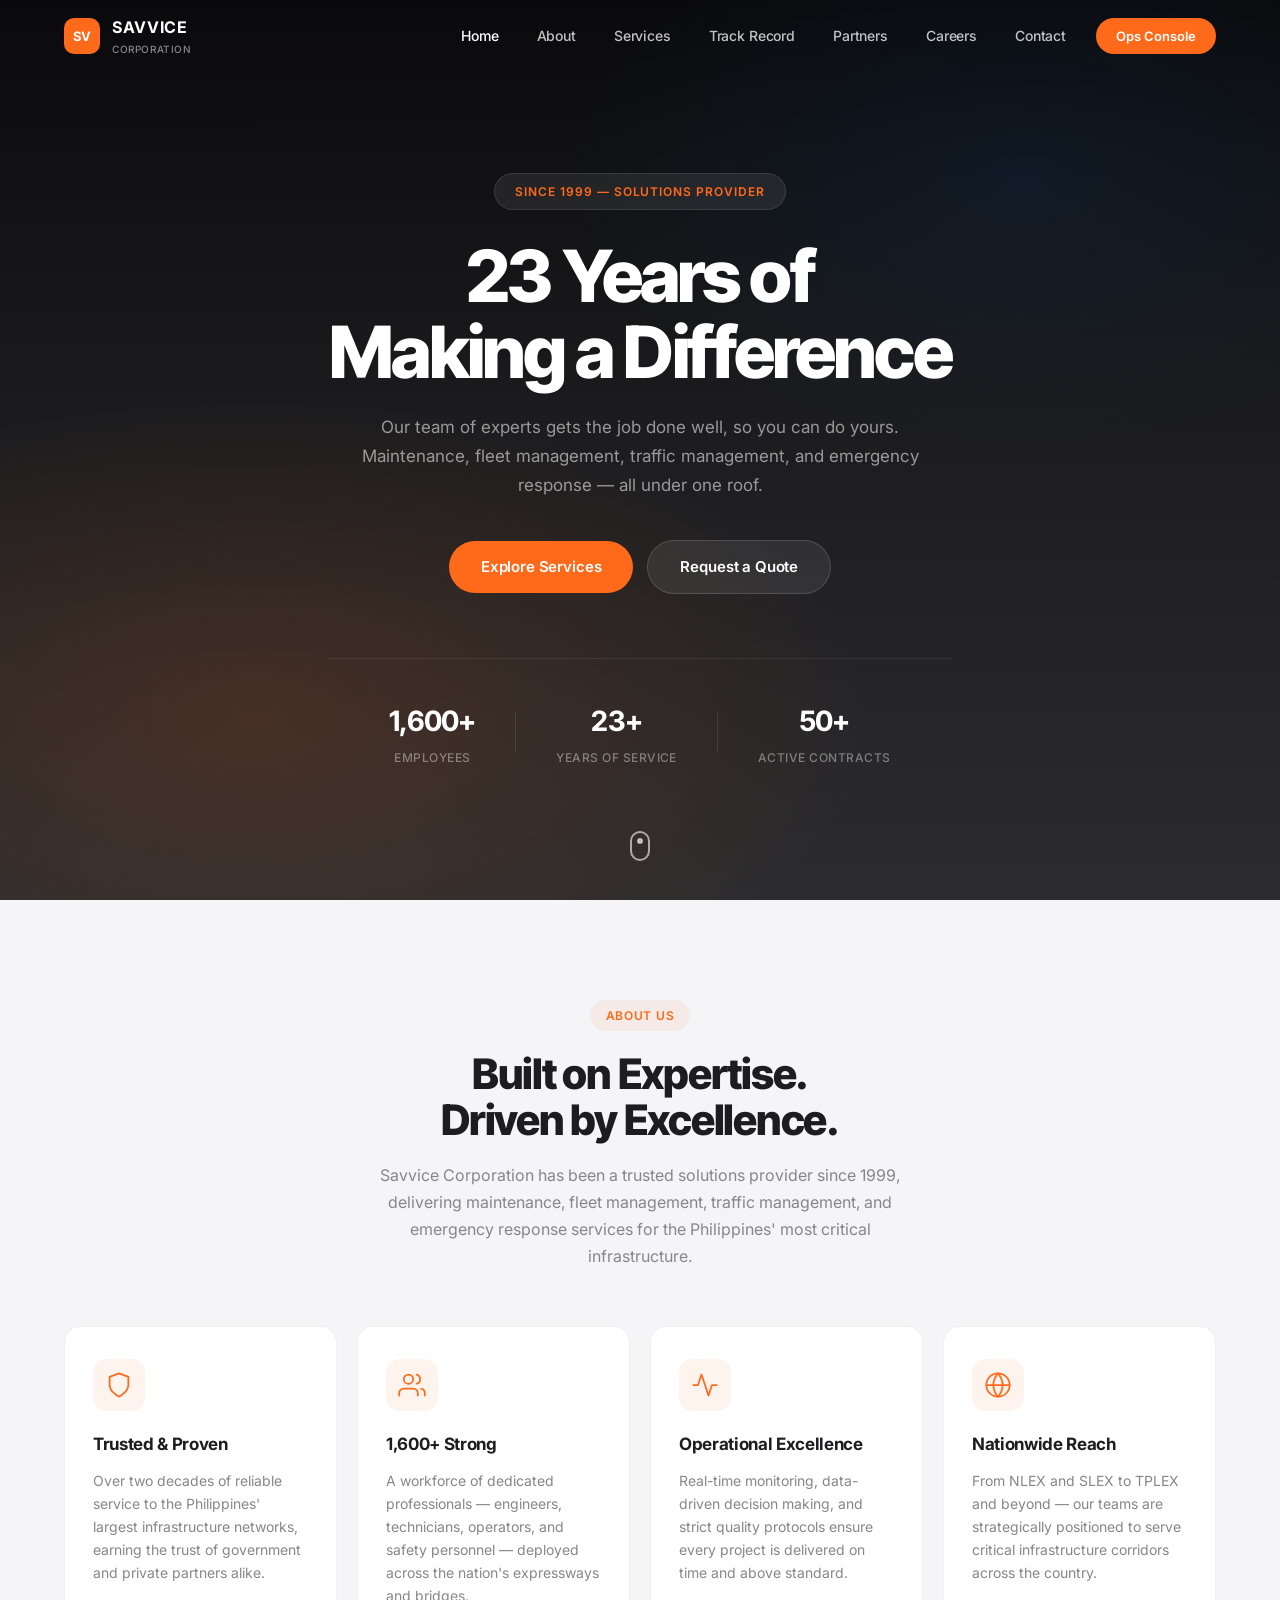
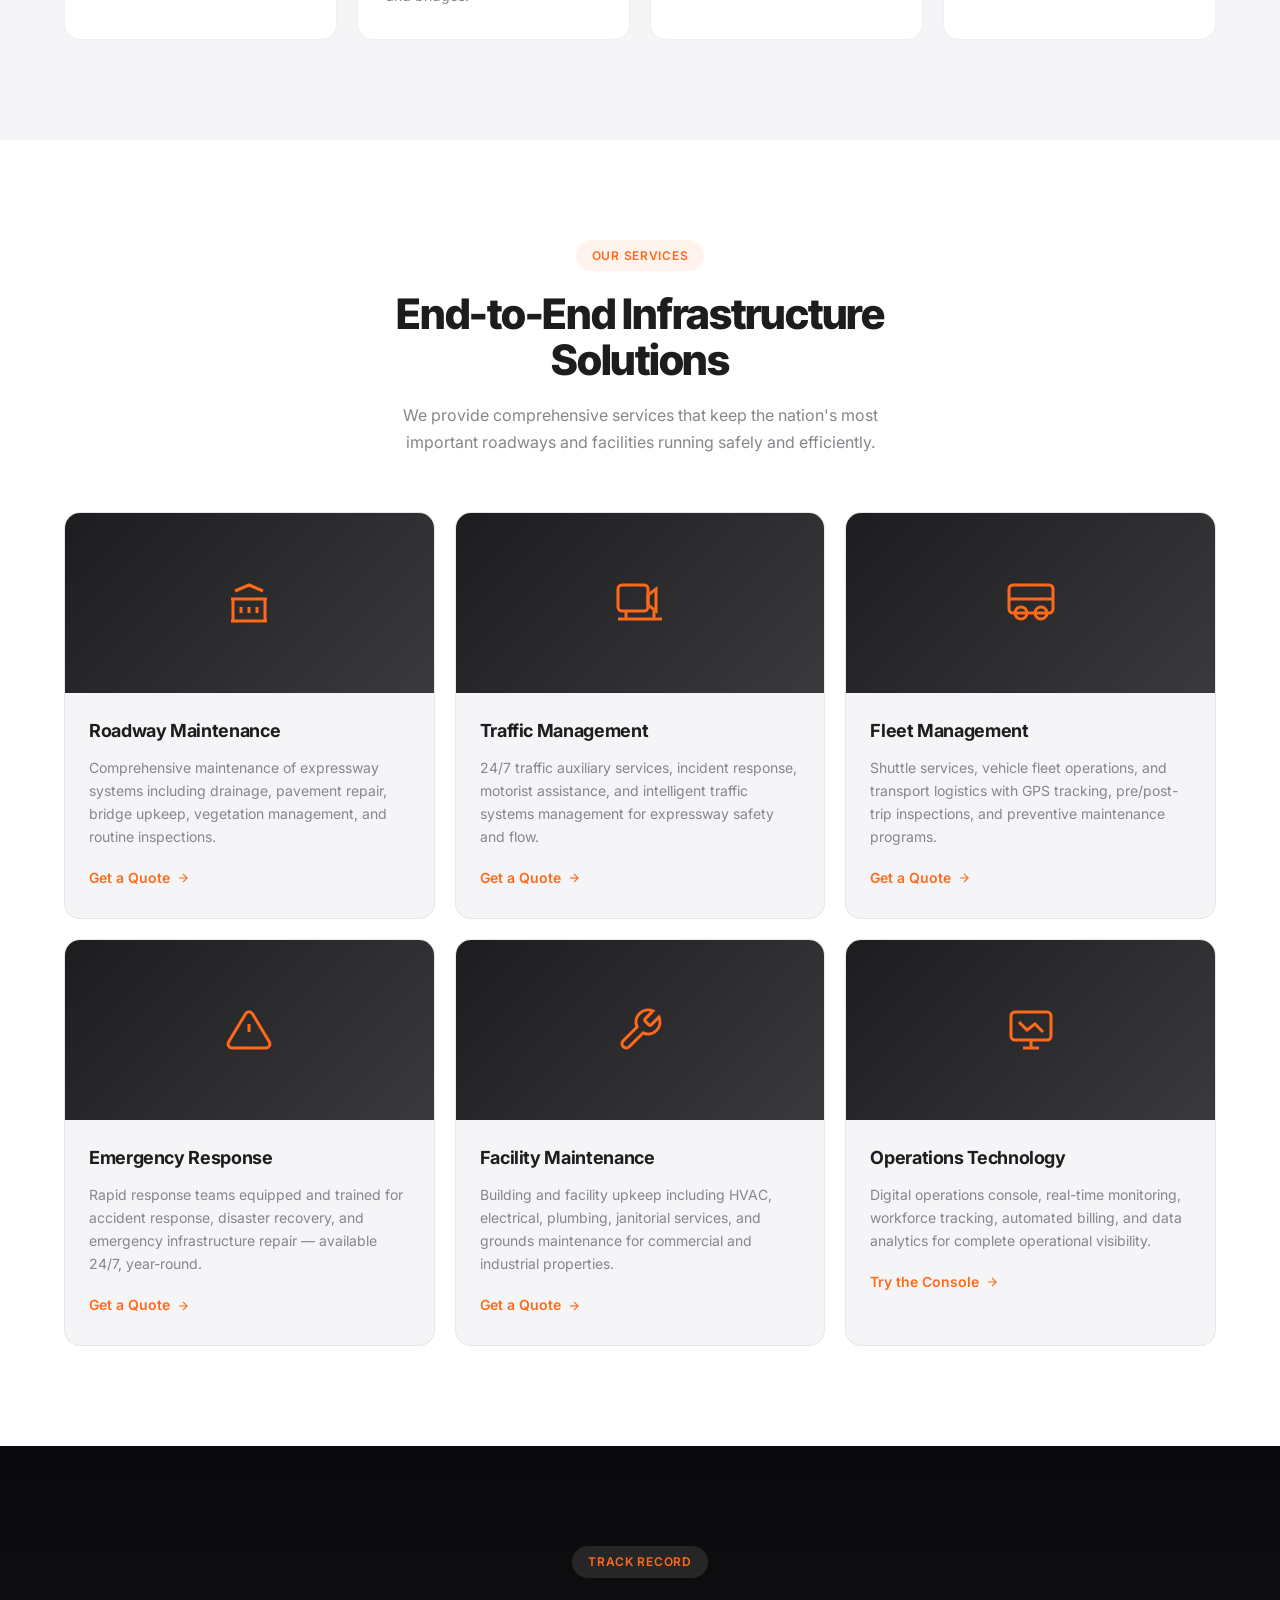
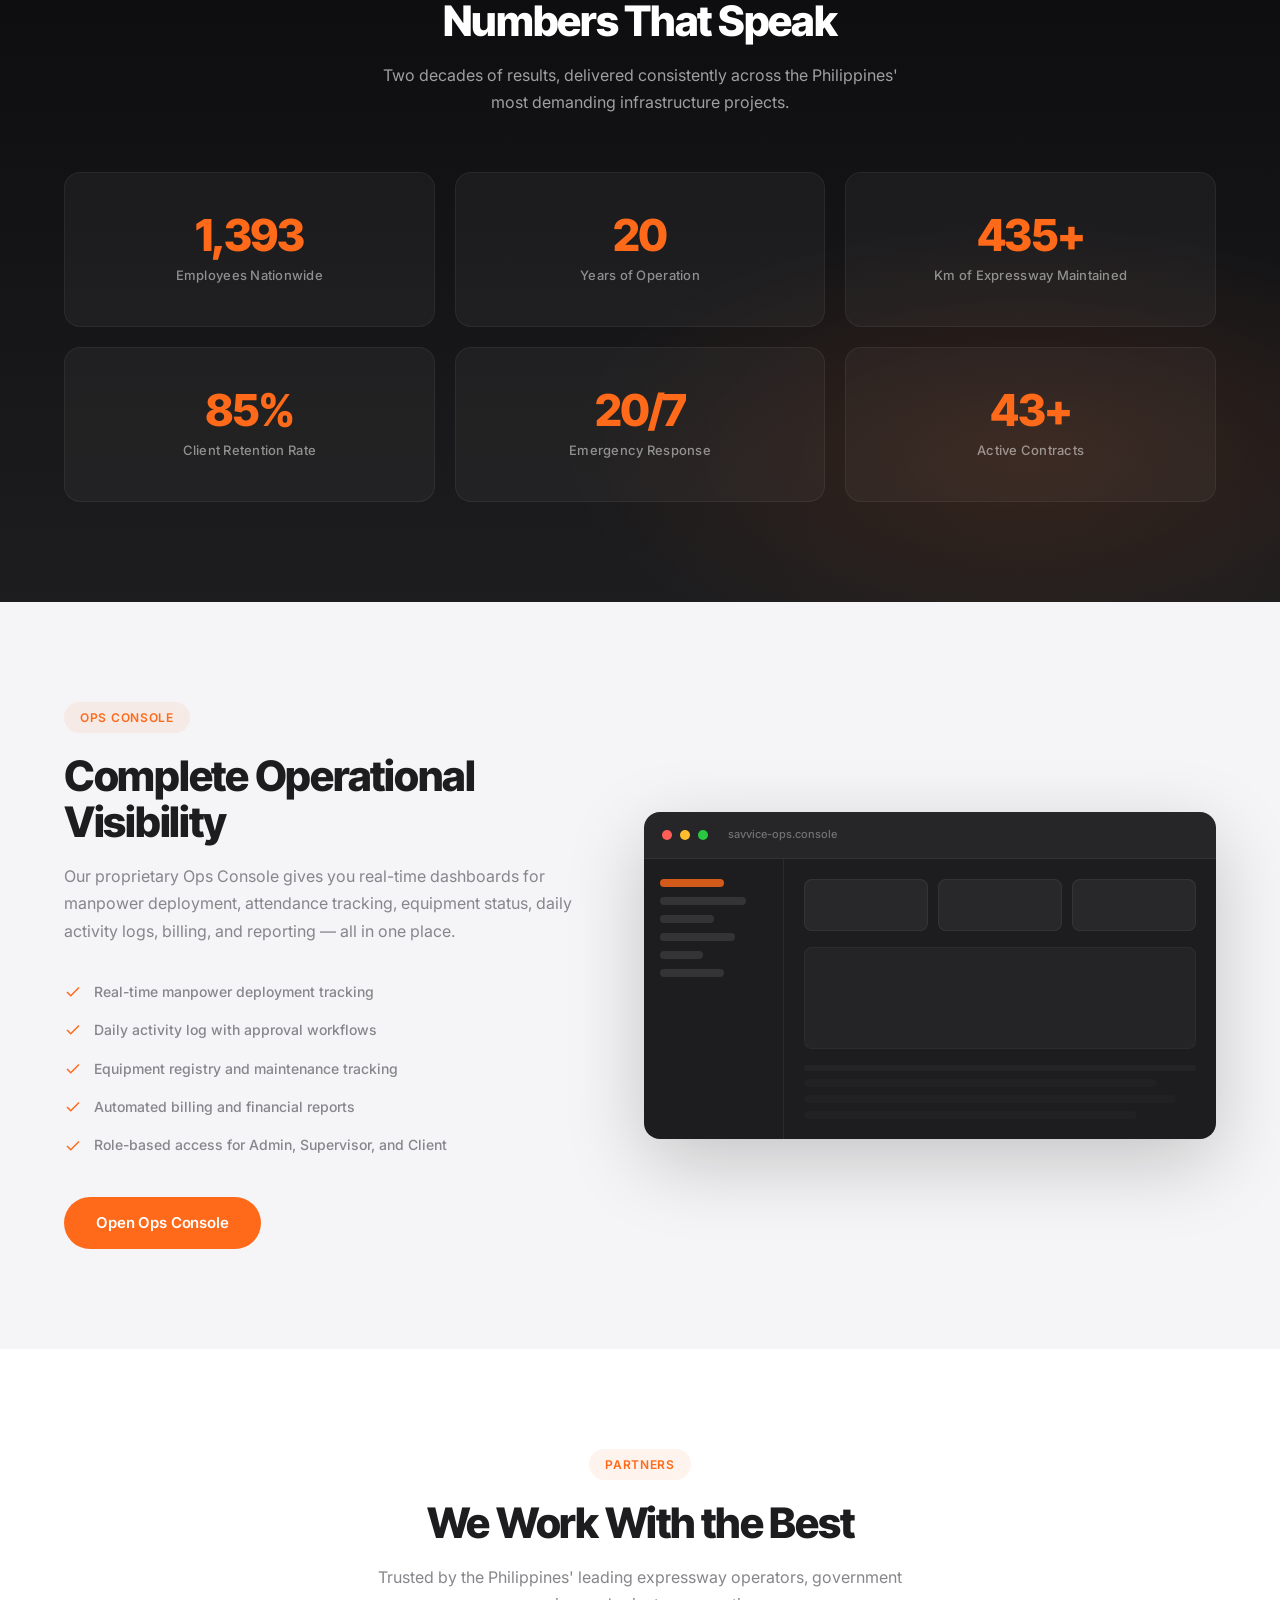
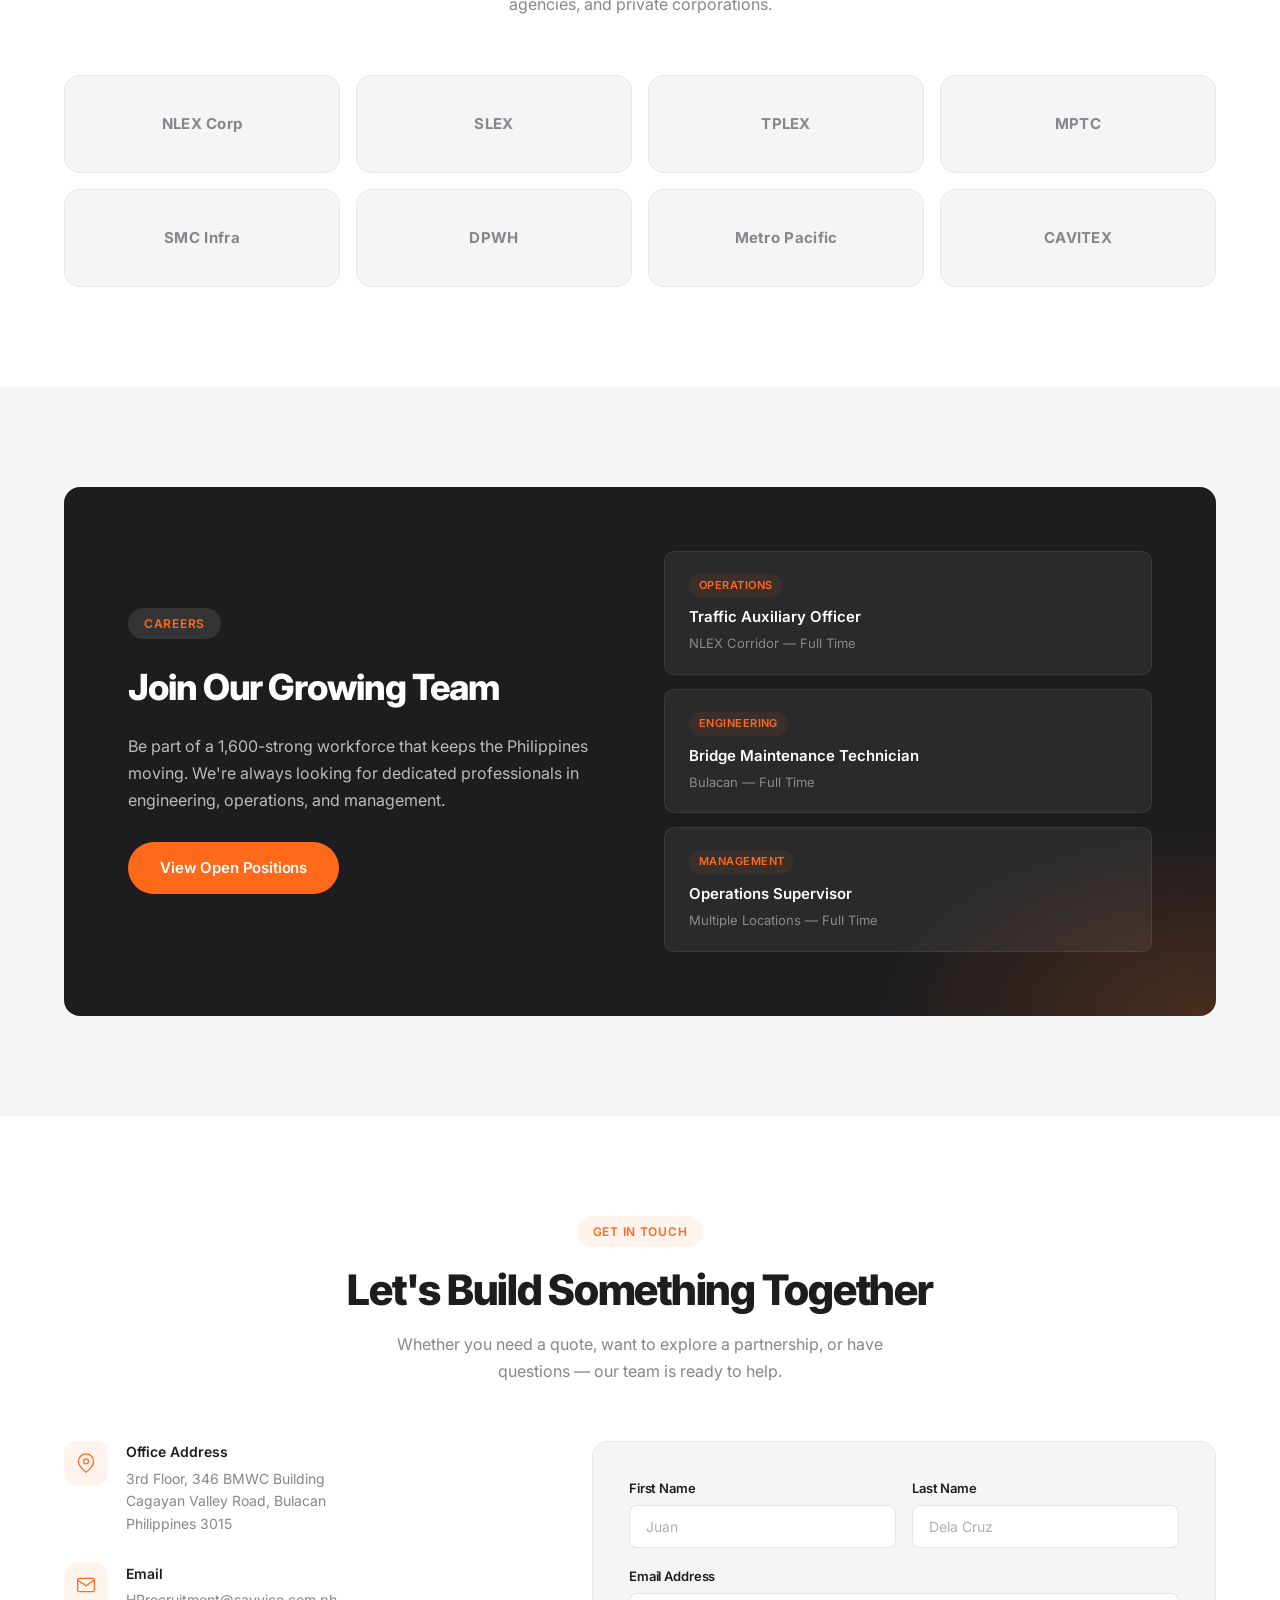
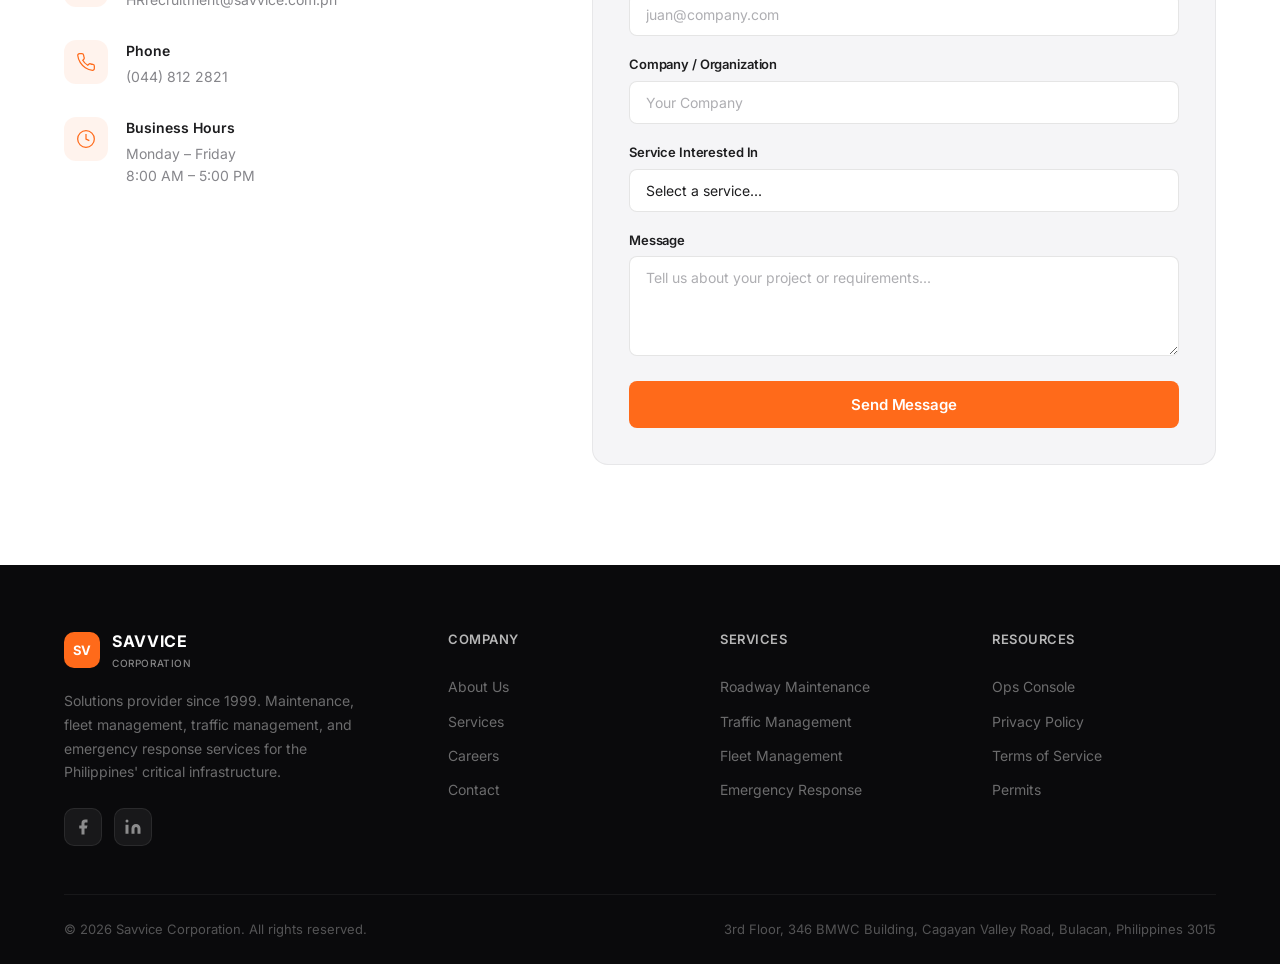
<file: index.html>
<!DOCTYPE html>
<html lang="en">
<head>
<meta charset="UTF-8">
<meta name="viewport" content="width=device-width, initial-scale=1.0">
<title>Savvice — 23 Years of Making a Difference</title>
<link rel="preconnect" href="https://fonts.googleapis.com">
<link rel="preconnect" href="https://fonts.gstatic.com" crossorigin>
<link href="https://fonts.googleapis.com/css2?family=Inter:wght@400;500;600;700;800&family=Inter+Tight:wght@600;700;800;900&display=swap" rel="stylesheet">
<link rel="stylesheet" href="styles.css">
</head>
<body>

<!-- ========= NAVIGATION ========= -->
<header class="nav" id="nav">
  <div class="nav-inner container">
    <a href="index.html" class="nav-brand">
      <div class="nav-logo">SV</div>
      <div>
        <span class="nav-brand-name">SAVVICE</span>
        <span class="nav-brand-sub">Corporation</span>
      </div>
    </a>

    <button class="nav-toggle" id="navToggle" aria-label="Toggle menu">
      <span></span><span></span><span></span>
    </button>

    <nav class="nav-menu" id="navMenu">
      <a href="#home" class="nav-link active">Home</a>
      <a href="#about" class="nav-link">About</a>
      <a href="#services" class="nav-link">Services</a>
      <a href="#stats" class="nav-link">Track Record</a>
      <a href="#partners" class="nav-link">Partners</a>
      <a href="#careers" class="nav-link">Careers</a>
      <a href="#contact" class="nav-link">Contact</a>
      <a href="login.html" class="nav-cta">Ops Console</a>
    </nav>
  </div>
</header>

<!-- ========= HERO ========= -->
<section class="hero" id="home">
  <div class="hero-bg"></div>
  <div class="hero-content container">
    <div class="hero-badge">Since 1999 — Solutions Provider</div>
    <h1 class="hero-title">23 Years of<br>Making a Difference</h1>
    <p class="hero-subtitle">Our team of experts gets the job done well, so you can do yours. Maintenance, fleet management, traffic management, and emergency response — all under one roof.</p>
    <div class="hero-actions">
      <a href="#services" class="btn-hero">Explore Services</a>
      <a href="#contact" class="btn-hero-ghost">Request a Quote</a>
    </div>
    <div class="hero-stats">
      <div class="hero-stat">
        <span class="hero-stat-value">1,600+</span>
        <span class="hero-stat-label">Employees</span>
      </div>
      <div class="hero-stat-divider"></div>
      <div class="hero-stat">
        <span class="hero-stat-value">23+</span>
        <span class="hero-stat-label">Years of Service</span>
      </div>
      <div class="hero-stat-divider"></div>
      <div class="hero-stat">
        <span class="hero-stat-value">50+</span>
        <span class="hero-stat-label">Active Contracts</span>
      </div>
    </div>
  </div>
  <div class="hero-scroll">
    <svg width="20" height="30" viewBox="0 0 20 30" fill="none" stroke="rgba(255,255,255,0.6)" stroke-width="2">
      <rect x="1" y="1" width="18" height="28" rx="9"/>
      <circle cx="10" cy="10" r="2" fill="rgba(255,255,255,0.6)" class="scroll-dot"/>
    </svg>
  </div>
</section>

<!-- ========= ABOUT ========= -->
<section class="section" id="about">
  <div class="container">
    <div class="section-header">
      <span class="section-tag">About Us</span>
      <h2 class="section-title">Built on Expertise.<br>Driven by Excellence.</h2>
      <p class="section-desc">Savvice Corporation has been a trusted solutions provider since 1999, delivering maintenance, fleet management, traffic management, and emergency response services for the Philippines' most critical infrastructure.</p>
    </div>

    <div class="about-grid">
      <div class="about-card">
        <div class="about-icon">
          <svg width="28" height="28" viewBox="0 0 24 24" fill="none" stroke="currentColor" stroke-width="1.5" stroke-linecap="round" stroke-linejoin="round"><path d="M12 22s8-4 8-10V5l-8-3-8 3v7c0 6 8 10 8 10z"/></svg>
        </div>
        <h3>Trusted & Proven</h3>
        <p>Over two decades of reliable service to the Philippines' largest infrastructure networks, earning the trust of government and private partners alike.</p>
      </div>
      <div class="about-card">
        <div class="about-icon">
          <svg width="28" height="28" viewBox="0 0 24 24" fill="none" stroke="currentColor" stroke-width="1.5" stroke-linecap="round" stroke-linejoin="round"><path d="M17 21v-2a4 4 0 00-4-4H5a4 4 0 00-4 4v2"/><circle cx="9" cy="7" r="4"/><path d="M23 21v-2a4 4 0 00-3-3.87"/><path d="M16 3.13a4 4 0 010 7.75"/></svg>
        </div>
        <h3>1,600+ Strong</h3>
        <p>A workforce of dedicated professionals — engineers, technicians, operators, and safety personnel — deployed across the nation's expressways and bridges.</p>
      </div>
      <div class="about-card">
        <div class="about-icon">
          <svg width="28" height="28" viewBox="0 0 24 24" fill="none" stroke="currentColor" stroke-width="1.5" stroke-linecap="round" stroke-linejoin="round"><polyline points="22 12 18 12 15 21 9 3 6 12 2 12"/></svg>
        </div>
        <h3>Operational Excellence</h3>
        <p>Real-time monitoring, data-driven decision making, and strict quality protocols ensure every project is delivered on time and above standard.</p>
      </div>
      <div class="about-card">
        <div class="about-icon">
          <svg width="28" height="28" viewBox="0 0 24 24" fill="none" stroke="currentColor" stroke-width="1.5" stroke-linecap="round" stroke-linejoin="round"><circle cx="12" cy="12" r="10"/><line x1="2" y1="12" x2="22" y2="12"/><path d="M12 2a15.3 15.3 0 014 10 15.3 15.3 0 01-4 10 15.3 15.3 0 01-4-10 15.3 15.3 0 014-10z"/></svg>
        </div>
        <h3>Nationwide Reach</h3>
        <p>From NLEX and SLEX to TPLEX and beyond — our teams are strategically positioned to serve critical infrastructure corridors across the country.</p>
      </div>
    </div>
  </div>
</section>

<!-- ========= SERVICES ========= -->
<section class="section section-alt" id="services">
  <div class="container">
    <div class="section-header">
      <span class="section-tag">Our Services</span>
      <h2 class="section-title">End-to-End Infrastructure Solutions</h2>
      <p class="section-desc">We provide comprehensive services that keep the nation's most important roadways and facilities running safely and efficiently.</p>
    </div>

    <div class="services-grid">
      <div class="service-card">
        <div class="service-img" style="background: linear-gradient(135deg, #1d1d1f 0%, #3a3a3c 100%);">
          <svg width="48" height="48" viewBox="0 0 24 24" fill="none" stroke="#ff6a1a" stroke-width="1.5"><path d="M3 21h18M3 10h18M5 6l7-3 7 3M4 10v11M20 10v11M8 14v3M12 14v3M16 14v3"/></svg>
        </div>
        <div class="service-body">
          <h3>Roadway Maintenance</h3>
          <p>Comprehensive maintenance of expressway systems including drainage, pavement repair, bridge upkeep, vegetation management, and routine inspections.</p>
          <a href="#contact" class="service-link">Get a Quote <svg width="14" height="14" viewBox="0 0 24 24" fill="none" stroke="currentColor" stroke-width="2"><line x1="5" y1="12" x2="19" y2="12"/><polyline points="12 5 19 12 12 19"/></svg></a>
        </div>
      </div>

      <div class="service-card">
        <div class="service-img" style="background: linear-gradient(135deg, #1d1d1f 0%, #3a3a3c 100%);">
          <svg width="48" height="48" viewBox="0 0 24 24" fill="none" stroke="#ff6a1a" stroke-width="1.5"><rect x="1" y="3" width="15" height="13" rx="2"/><polygon points="16 8 20 5 20 16 16 13 16 8"/><line x1="1" y1="20" x2="23" y2="20"/><line x1="5" y1="16" x2="5" y2="20"/><line x1="19" y1="16" x2="19" y2="20"/></svg>
        </div>
        <div class="service-body">
          <h3>Traffic Management</h3>
          <p>24/7 traffic auxiliary services, incident response, motorist assistance, and intelligent traffic systems management for expressway safety and flow.</p>
          <a href="#contact" class="service-link">Get a Quote <svg width="14" height="14" viewBox="0 0 24 24" fill="none" stroke="currentColor" stroke-width="2"><line x1="5" y1="12" x2="19" y2="12"/><polyline points="12 5 19 12 12 19"/></svg></a>
        </div>
      </div>

      <div class="service-card">
        <div class="service-img" style="background: linear-gradient(135deg, #1d1d1f 0%, #3a3a3c 100%);">
          <svg width="48" height="48" viewBox="0 0 24 24" fill="none" stroke="#ff6a1a" stroke-width="1.5"><rect x="1" y="3" width="22" height="14" rx="2"/><line x1="1" y1="10" x2="23" y2="10"/><circle cx="7" cy="17" r="3"/><circle cx="17" cy="17" r="3"/></svg>
        </div>
        <div class="service-body">
          <h3>Fleet Management</h3>
          <p>Shuttle services, vehicle fleet operations, and transport logistics with GPS tracking, pre/post-trip inspections, and preventive maintenance programs.</p>
          <a href="#contact" class="service-link">Get a Quote <svg width="14" height="14" viewBox="0 0 24 24" fill="none" stroke="currentColor" stroke-width="2"><line x1="5" y1="12" x2="19" y2="12"/><polyline points="12 5 19 12 12 19"/></svg></a>
        </div>
      </div>

      <div class="service-card">
        <div class="service-img" style="background: linear-gradient(135deg, #1d1d1f 0%, #3a3a3c 100%);">
          <svg width="48" height="48" viewBox="0 0 24 24" fill="none" stroke="#ff6a1a" stroke-width="1.5"><path d="M10.29 3.86L1.82 18a2 2 0 001.71 3h16.94a2 2 0 001.71-3L13.71 3.86a2 2 0 00-3.42 0z"/><line x1="12" y1="9" x2="12" y2="13"/><line x1="12" y1="17" x2="12.01" y2="17"/></svg>
        </div>
        <div class="service-body">
          <h3>Emergency Response</h3>
          <p>Rapid response teams equipped and trained for accident response, disaster recovery, and emergency infrastructure repair — available 24/7, year-round.</p>
          <a href="#contact" class="service-link">Get a Quote <svg width="14" height="14" viewBox="0 0 24 24" fill="none" stroke="currentColor" stroke-width="2"><line x1="5" y1="12" x2="19" y2="12"/><polyline points="12 5 19 12 12 19"/></svg></a>
        </div>
      </div>

      <div class="service-card">
        <div class="service-img" style="background: linear-gradient(135deg, #1d1d1f 0%, #3a3a3c 100%);">
          <svg width="48" height="48" viewBox="0 0 24 24" fill="none" stroke="#ff6a1a" stroke-width="1.5"><path d="M14.7 6.3a1 1 0 000 1.4l1.6 1.6a1 1 0 001.4 0l3.77-3.77a6 6 0 01-7.94 7.94l-6.91 6.91a2.12 2.12 0 01-3-3l6.91-6.91a6 6 0 017.94-7.94l-3.76 3.76z"/></svg>
        </div>
        <div class="service-body">
          <h3>Facility Maintenance</h3>
          <p>Building and facility upkeep including HVAC, electrical, plumbing, janitorial services, and grounds maintenance for commercial and industrial properties.</p>
          <a href="#contact" class="service-link">Get a Quote <svg width="14" height="14" viewBox="0 0 24 24" fill="none" stroke="currentColor" stroke-width="2"><line x1="5" y1="12" x2="19" y2="12"/><polyline points="12 5 19 12 12 19"/></svg></a>
        </div>
      </div>

      <div class="service-card">
        <div class="service-img" style="background: linear-gradient(135deg, #1d1d1f 0%, #3a3a3c 100%);">
          <svg width="48" height="48" viewBox="0 0 24 24" fill="none" stroke="#ff6a1a" stroke-width="1.5"><rect x="2" y="3" width="20" height="14" rx="2"/><line x1="8" y1="21" x2="16" y2="21"/><line x1="12" y1="17" x2="12" y2="21"/><polyline points="6 8 10 12 14 9 18 13"/></svg>
        </div>
        <div class="service-body">
          <h3>Operations Technology</h3>
          <p>Digital operations console, real-time monitoring, workforce tracking, automated billing, and data analytics for complete operational visibility.</p>
          <a href="login.html" class="service-link">Try the Console <svg width="14" height="14" viewBox="0 0 24 24" fill="none" stroke="currentColor" stroke-width="2"><line x1="5" y1="12" x2="19" y2="12"/><polyline points="12 5 19 12 12 19"/></svg></a>
        </div>
      </div>
    </div>
  </div>
</section>

<!-- ========= STATS / TRACK RECORD ========= -->
<section class="stats-section" id="stats">
  <div class="container">
    <div class="section-header section-header-light">
      <span class="section-tag section-tag-light">Track Record</span>
      <h2 class="section-title" style="color:#fff;">Numbers That Speak</h2>
      <p class="section-desc" style="color:rgba(255,255,255,0.6);">Two decades of results, delivered consistently across the Philippines' most demanding infrastructure projects.</p>
    </div>
    <div class="stats-grid">
      <div class="stat-card">
        <div class="stat-number">1,601</div>
        <div class="stat-label">Employees Nationwide</div>
      </div>
      <div class="stat-card">
        <div class="stat-number">23</div>
        <div class="stat-label">Years of Operation</div>
      </div>
      <div class="stat-card">
        <div class="stat-number">500+</div>
        <div class="stat-label">Km of Expressway Maintained</div>
      </div>
      <div class="stat-card">
        <div class="stat-number">98%</div>
        <div class="stat-label">Client Retention Rate</div>
      </div>
      <div class="stat-card">
        <div class="stat-number">24/7</div>
        <div class="stat-label">Emergency Response</div>
      </div>
      <div class="stat-card">
        <div class="stat-number">50+</div>
        <div class="stat-label">Active Contracts</div>
      </div>
    </div>
  </div>
</section>

<!-- ========= CONSOLE PREVIEW ========= -->
<section class="section" id="console-preview">
  <div class="container">
    <div class="console-promo">
      <div class="console-promo-text">
        <span class="section-tag">Ops Console</span>
        <h2 class="section-title">Complete Operational Visibility</h2>
        <p class="section-desc" style="max-width:none;">Our proprietary Ops Console gives you real-time dashboards for manpower deployment, attendance tracking, equipment status, daily activity logs, billing, and reporting — all in one place.</p>
        <ul class="console-features">
          <li>
            <svg width="18" height="18" viewBox="0 0 24 24" fill="none" stroke="var(--accent)" stroke-width="2"><polyline points="20 6 9 17 4 12"/></svg>
            Real-time manpower deployment tracking
          </li>
          <li>
            <svg width="18" height="18" viewBox="0 0 24 24" fill="none" stroke="var(--accent)" stroke-width="2"><polyline points="20 6 9 17 4 12"/></svg>
            Daily activity log with approval workflows
          </li>
          <li>
            <svg width="18" height="18" viewBox="0 0 24 24" fill="none" stroke="var(--accent)" stroke-width="2"><polyline points="20 6 9 17 4 12"/></svg>
            Equipment registry and maintenance tracking
          </li>
          <li>
            <svg width="18" height="18" viewBox="0 0 24 24" fill="none" stroke="var(--accent)" stroke-width="2"><polyline points="20 6 9 17 4 12"/></svg>
            Automated billing and financial reports
          </li>
          <li>
            <svg width="18" height="18" viewBox="0 0 24 24" fill="none" stroke="var(--accent)" stroke-width="2"><polyline points="20 6 9 17 4 12"/></svg>
            Role-based access for Admin, Supervisor, and Client
          </li>
        </ul>
        <a href="login.html" class="btn-hero" style="margin-top:32px;">Open Ops Console</a>
      </div>
      <div class="console-promo-visual">
        <div class="console-mockup">
          <div class="mockup-bar">
            <span class="mockup-dot"></span><span class="mockup-dot"></span><span class="mockup-dot"></span>
            <span class="mockup-url">savvice-ops.console</span>
          </div>
          <div class="mockup-body">
            <div class="mockup-sidebar">
              <div class="mockup-line w60" style="background:var(--accent);opacity:0.8;"></div>
              <div class="mockup-line w80"></div>
              <div class="mockup-line w50"></div>
              <div class="mockup-line w70"></div>
              <div class="mockup-line w40"></div>
              <div class="mockup-line w60"></div>
            </div>
            <div class="mockup-main">
              <div class="mockup-kpi-row">
                <div class="mockup-kpi"></div>
                <div class="mockup-kpi"></div>
                <div class="mockup-kpi"></div>
              </div>
              <div class="mockup-chart"></div>
              <div class="mockup-table">
                <div class="mockup-line w100" style="opacity:0.3;height:6px;"></div>
                <div class="mockup-line w90" style="opacity:0.15;"></div>
                <div class="mockup-line w95" style="opacity:0.15;"></div>
                <div class="mockup-line w85" style="opacity:0.15;"></div>
              </div>
            </div>
          </div>
        </div>
      </div>
    </div>
  </div>
</section>

<!-- ========= PARTNERS ========= -->
<section class="section section-alt" id="partners">
  <div class="container">
    <div class="section-header">
      <span class="section-tag">Partners</span>
      <h2 class="section-title">We Work With the Best</h2>
      <p class="section-desc">Trusted by the Philippines' leading expressway operators, government agencies, and private corporations.</p>
    </div>
    <div class="partners-grid">
      <div class="partner-logo">NLEX Corp</div>
      <div class="partner-logo">SLEX</div>
      <div class="partner-logo">TPLEX</div>
      <div class="partner-logo">MPTC</div>
      <div class="partner-logo">SMC Infra</div>
      <div class="partner-logo">DPWH</div>
      <div class="partner-logo">Metro Pacific</div>
      <div class="partner-logo">CAVITEX</div>
    </div>
  </div>
</section>

<!-- ========= CAREERS ========= -->
<section class="section" id="careers">
  <div class="container">
    <div class="careers-banner">
      <div class="careers-text">
        <span class="section-tag section-tag-light">Careers</span>
        <h2 style="font-size:36px;font-weight:800;letter-spacing:-0.03em;color:#fff;margin-bottom:16px;">Join Our Growing Team</h2>
        <p style="font-size:16px;color:rgba(255,255,255,0.7);line-height:1.7;max-width:480px;">Be part of a 1,600-strong workforce that keeps the Philippines moving. We're always looking for dedicated professionals in engineering, operations, and management.</p>
        <a href="mailto:HRrecruitment@savvice.com.ph" class="btn-hero" style="margin-top:28px;">View Open Positions</a>
      </div>
      <div class="careers-positions">
        <div class="position-card">
          <span class="position-tag">Operations</span>
          <h4>Traffic Auxiliary Officer</h4>
          <p>NLEX Corridor — Full Time</p>
        </div>
        <div class="position-card">
          <span class="position-tag">Engineering</span>
          <h4>Bridge Maintenance Technician</h4>
          <p>Bulacan — Full Time</p>
        </div>
        <div class="position-card">
          <span class="position-tag">Management</span>
          <h4>Operations Supervisor</h4>
          <p>Multiple Locations — Full Time</p>
        </div>
      </div>
    </div>
  </div>
</section>

<!-- ========= CONTACT ========= -->
<section class="section section-alt" id="contact">
  <div class="container">
    <div class="section-header">
      <span class="section-tag">Get in Touch</span>
      <h2 class="section-title">Let's Build Something Together</h2>
      <p class="section-desc">Whether you need a quote, want to explore a partnership, or have questions — our team is ready to help.</p>
    </div>

    <div class="contact-grid">
      <div class="contact-info">
        <div class="contact-item">
          <div class="contact-icon">
            <svg width="20" height="20" viewBox="0 0 24 24" fill="none" stroke="currentColor" stroke-width="1.5"><path d="M21 10c0 7-9 13-9 13s-9-6-9-13a9 9 0 0118 0z"/><circle cx="12" cy="10" r="3"/></svg>
          </div>
          <div>
            <h4>Office Address</h4>
            <p>3rd Floor, 346 BMWC Building<br>Cagayan Valley Road, Bulacan<br>Philippines 3015</p>
          </div>
        </div>
        <div class="contact-item">
          <div class="contact-icon">
            <svg width="20" height="20" viewBox="0 0 24 24" fill="none" stroke="currentColor" stroke-width="1.5"><path d="M4 4h16c1.1 0 2 .9 2 2v12c0 1.1-.9 2-2 2H4c-1.1 0-2-.9-2-2V6c0-1.1.9-2 2-2z"/><polyline points="22,6 12,13 2,6"/></svg>
          </div>
          <div>
            <h4>Email</h4>
            <p>HRrecruitment@savvice.com.ph</p>
          </div>
        </div>
        <div class="contact-item">
          <div class="contact-icon">
            <svg width="20" height="20" viewBox="0 0 24 24" fill="none" stroke="currentColor" stroke-width="1.5"><path d="M22 16.92v3a2 2 0 01-2.18 2 19.79 19.79 0 01-8.63-3.07 19.5 19.5 0 01-6-6 19.79 19.79 0 01-3.07-8.67A2 2 0 014.11 2h3a2 2 0 012 1.72c.127.96.361 1.903.7 2.81a2 2 0 01-.45 2.11L8.09 9.91a16 16 0 006 6l1.27-1.27a2 2 0 012.11-.45c.907.339 1.85.573 2.81.7A2 2 0 0122 16.92z"/></svg>
          </div>
          <div>
            <h4>Phone</h4>
            <p>(044) 812 2821</p>
          </div>
        </div>
        <div class="contact-item">
          <div class="contact-icon">
            <svg width="20" height="20" viewBox="0 0 24 24" fill="none" stroke="currentColor" stroke-width="1.5"><circle cx="12" cy="12" r="10"/><polyline points="12 6 12 12 16 14"/></svg>
          </div>
          <div>
            <h4>Business Hours</h4>
            <p>Monday – Friday<br>8:00 AM – 5:00 PM</p>
          </div>
        </div>
      </div>

      <form class="contact-form" onsubmit="event.preventDefault(); handleSubmit(this);">
        <div class="form-row">
          <div class="form-group">
            <label for="fname">First Name</label>
            <input type="text" id="fname" placeholder="Juan" required>
          </div>
          <div class="form-group">
            <label for="lname">Last Name</label>
            <input type="text" id="lname" placeholder="Dela Cruz" required>
          </div>
        </div>
        <div class="form-group">
          <label for="email">Email Address</label>
          <input type="email" id="email" placeholder="juan@company.com" required>
        </div>
        <div class="form-group">
          <label for="company">Company / Organization</label>
          <input type="text" id="company" placeholder="Your Company">
        </div>
        <div class="form-group">
          <label for="service">Service Interested In</label>
          <select id="service">
            <option value="">Select a service...</option>
            <option>Roadway Maintenance</option>
            <option>Traffic Management</option>
            <option>Fleet Management</option>
            <option>Emergency Response</option>
            <option>Facility Maintenance</option>
            <option>Operations Technology</option>
            <option>Other</option>
          </select>
        </div>
        <div class="form-group">
          <label for="message">Message</label>
          <textarea id="message" rows="4" placeholder="Tell us about your project or requirements..."></textarea>
        </div>
        <button type="submit" class="btn-submit">Send Message</button>
      </form>
    </div>
  </div>
</section>

<!-- ========= FOOTER ========= -->
<footer class="footer">
  <div class="container">
    <div class="footer-grid">
      <div class="footer-brand">
        <div class="footer-logo">
          <div class="nav-logo" style="background:#ff6a1a;">SV</div>
          <div>
            <span class="nav-brand-name" style="color:#fff;">SAVVICE</span>
            <span class="nav-brand-sub">Corporation</span>
          </div>
        </div>
        <p class="footer-desc">Solutions provider since 1999. Maintenance, fleet management, traffic management, and emergency response services for the Philippines' critical infrastructure.</p>
        <div class="footer-social">
          <a href="#" class="social-link" aria-label="Facebook">
            <svg width="18" height="18" viewBox="0 0 24 24" fill="currentColor"><path d="M18 2h-3a5 5 0 00-5 5v3H7v4h3v8h4v-8h3l1-4h-4V7a1 1 0 011-1h3z"/></svg>
          </a>
          <a href="#" class="social-link" aria-label="LinkedIn">
            <svg width="18" height="18" viewBox="0 0 24 24" fill="currentColor"><path d="M16 8a6 6 0 016 6v7h-4v-7a2 2 0 00-2-2 2 2 0 00-2 2v7h-4v-7a6 6 0 016-6z"/><rect x="2" y="9" width="4" height="12"/><circle cx="4" cy="4" r="2"/></svg>
          </a>
        </div>
      </div>

      <div class="footer-col">
        <h4>Company</h4>
        <a href="#about">About Us</a>
        <a href="#services">Services</a>
        <a href="#careers">Careers</a>
        <a href="#contact">Contact</a>
      </div>

      <div class="footer-col">
        <h4>Services</h4>
        <a href="#services">Roadway Maintenance</a>
        <a href="#services">Traffic Management</a>
        <a href="#services">Fleet Management</a>
        <a href="#services">Emergency Response</a>
      </div>

      <div class="footer-col">
        <h4>Resources</h4>
        <a href="login.html">Ops Console</a>
        <a href="#">Privacy Policy</a>
        <a href="#">Terms of Service</a>
        <a href="#">Permits</a>
      </div>
    </div>

    <div class="footer-bottom">
      <p>&copy; 2026 Savvice Corporation. All rights reserved.</p>
      <p>3rd Floor, 346 BMWC Building, Cagayan Valley Road, Bulacan, Philippines 3015</p>
    </div>
  </div>
</footer>

<!-- ========= BACK TO TOP ========= -->
<button class="back-to-top" id="backToTop" aria-label="Back to top">
  <svg width="20" height="20" viewBox="0 0 24 24" fill="none" stroke="currentColor" stroke-width="2"><polyline points="18 15 12 9 6 15"/></svg>
</button>

<script>
  // Sticky nav background
  var nav = document.getElementById('nav');
  window.addEventListener('scroll', function() {
    if (window.scrollY > 50) {
      nav.classList.add('scrolled');
    } else {
      nav.classList.remove('scrolled');
    }
  });

  // Mobile menu toggle
  var navToggle = document.getElementById('navToggle');
  var navMenu = document.getElementById('navMenu');
  navToggle.addEventListener('click', function() {
    navMenu.classList.toggle('open');
    navToggle.classList.toggle('open');
  });

  // Close mobile menu on link click
  document.querySelectorAll('.nav-link, .nav-cta').forEach(function(link) {
    link.addEventListener('click', function() {
      navMenu.classList.remove('open');
      navToggle.classList.remove('open');
    });
  });

  // Smooth scroll
  document.querySelectorAll('a[href^="#"]').forEach(function(anchor) {
    anchor.addEventListener('click', function(e) {
      e.preventDefault();
      var target = document.querySelector(this.getAttribute('href'));
      if (target) {
        var offset = 80;
        var pos = target.getBoundingClientRect().top + window.pageYOffset - offset;
        window.scrollTo({ top: pos, behavior: 'smooth' });
      }
    });
  });

  // Active nav link on scroll
  var sections = document.querySelectorAll('section[id]');
  window.addEventListener('scroll', function() {
    var scrollY = window.pageYOffset;
    sections.forEach(function(section) {
      var top = section.offsetTop - 120;
      var height = section.offsetHeight;
      var id = section.getAttribute('id');
      var link = document.querySelector('.nav-link[href="#' + id + '"]');
      if (link) {
        if (scrollY >= top && scrollY < top + height) {
          document.querySelectorAll('.nav-link').forEach(function(l) { l.classList.remove('active'); });
          link.classList.add('active');
        }
      }
    });
  });

  // Back to top
  var backToTop = document.getElementById('backToTop');
  window.addEventListener('scroll', function() {
    if (window.scrollY > 600) {
      backToTop.classList.add('visible');
    } else {
      backToTop.classList.remove('visible');
    }
  });
  backToTop.addEventListener('click', function() {
    window.scrollTo({ top: 0, behavior: 'smooth' });
  });

  // Scroll reveal animation
  var observer = new IntersectionObserver(function(entries) {
    entries.forEach(function(entry) {
      if (entry.isIntersecting) {
        entry.target.classList.add('revealed');
      }
    });
  }, { threshold: 0.1, rootMargin: '0px 0px -40px 0px' });

  document.querySelectorAll('.about-card, .service-card, .stat-card, .contact-item, .partner-logo, .position-card').forEach(function(el) {
    el.classList.add('reveal');
    observer.observe(el);
  });

  // Counter animation for stats
  function animateCounters() {
    document.querySelectorAll('.stat-number').forEach(function(el) {
      if (el.dataset.animated) return;
      var text = el.textContent;
      var match = text.match(/[\d,]+/);
      if (!match) return;
      var target = parseInt(match[0].replace(/,/g, ''));
      if (isNaN(target) || target === 0) return;
      el.dataset.animated = 'true';
      var prefix = text.substring(0, text.indexOf(match[0]));
      var suffix = text.substring(text.indexOf(match[0]) + match[0].length);
      var duration = 2000;
      var start = performance.now();
      function tick(now) {
        var elapsed = now - start;
        var progress = Math.min(elapsed / duration, 1);
        var eased = 1 - Math.pow(1 - progress, 3);
        var current = Math.floor(target * eased);
        el.textContent = prefix + current.toLocaleString() + suffix;
        if (progress < 1) requestAnimationFrame(tick);
      }
      requestAnimationFrame(tick);
    });
  }

  var statsObserver = new IntersectionObserver(function(entries) {
    entries.forEach(function(entry) {
      if (entry.isIntersecting) {
        animateCounters();
      }
    });
  }, { threshold: 0.3 });

  var statsSection = document.getElementById('stats');
  if (statsSection) statsObserver.observe(statsSection);

  // Contact form
  function handleSubmit(form) {
    var btn = form.querySelector('.btn-submit');
    btn.textContent = 'Sending...';
    btn.disabled = true;
    setTimeout(function() {
      btn.textContent = 'Message Sent!';
      btn.style.background = '#34c759';
      setTimeout(function() {
        form.reset();
        btn.textContent = 'Send Message';
        btn.style.background = '';
        btn.disabled = false;
      }, 2000);
    }, 1500);
  }
</script>

</body>
</html>
</file>
<file: styles.css>
/* =========================================================
   SAVVICE CORPORATION — SHARED STYLES
   Apple-inspired, professional, clean design system
   ========================================================= */

:root {
  --bg: #f5f5f7;
  --surface: #ffffff;
  --text-primary: #1d1d1f;
  --text-secondary: #86868b;
  --text-tertiary: #aeaeb2;
  --border: rgba(0, 0, 0, 0.06);
  --border-strong: rgba(0, 0, 0, 0.1);

  --accent: #ff6a1a;
  --accent-hover: #e85d10;
  --accent-subtle: rgba(255, 106, 26, 0.08);

  --navy: #1d1d1f;
  --navy-deep: #0a0a0c;

  --green: #34c759;
  --yellow: #ff9f0a;
  --red: #ff3b30;
  --blue: #007aff;

  --radius: 16px;
  --radius-sm: 10px;
  --radius-xs: 8px;
  --transition: 250ms cubic-bezier(0.25, 0.1, 0.25, 1);
}

*, *::before, *::after {
  margin: 0;
  padding: 0;
  box-sizing: border-box;
}

html {
  scroll-behavior: smooth;
}

body {
  font-family: 'Inter', -apple-system, BlinkMacSystemFont, 'Segoe UI', sans-serif;
  background: var(--bg);
  color: var(--text-primary);
  -webkit-font-smoothing: antialiased;
  -moz-osx-font-smoothing: grayscale;
  font-size: 15px;
  line-height: 1.6;
  overflow-x: hidden;
}

.container {
  max-width: 1200px;
  margin: 0 auto;
  padding: 0 24px;
}

img { max-width: 100%; display: block; }
a { text-decoration: none; color: inherit; }
button { font-family: inherit; cursor: pointer; border: none; background: none; }

/* =========================================================
   NAVIGATION
   ========================================================= */
.nav {
  position: fixed;
  top: 0;
  left: 0;
  right: 0;
  z-index: 100;
  padding: 0 24px;
  transition: all var(--transition);
}

.nav.scrolled {
  background: rgba(255, 255, 255, 0.82);
  backdrop-filter: blur(20px);
  -webkit-backdrop-filter: blur(20px);
  border-bottom: 1px solid var(--border);
}

.nav-inner {
  display: flex;
  align-items: center;
  justify-content: space-between;
  height: 72px;
}

.nav-brand {
  display: flex;
  align-items: center;
  gap: 12px;
  z-index: 10;
}

.nav-logo {
  width: 36px;
  height: 36px;
  border-radius: 10px;
  background: var(--accent);
  display: flex;
  align-items: center;
  justify-content: center;
  font-weight: 700;
  font-size: 13px;
  color: #fff;
  letter-spacing: -0.02em;
  flex-shrink: 0;
}

.nav-brand-name {
  display: block;
  font-weight: 700;
  font-size: 16px;
  letter-spacing: 0.04em;
  color: #fff;
}

.nav.scrolled .nav-brand-name { color: var(--text-primary); }

.nav-brand-sub {
  display: block;
  font-size: 10px;
  letter-spacing: 0.06em;
  text-transform: uppercase;
  color: rgba(255,255,255,0.5);
  font-weight: 500;
}

.nav.scrolled .nav-brand-sub { color: var(--text-tertiary); }

.nav-menu {
  display: flex;
  align-items: center;
  gap: 6px;
}

.nav-link {
  padding: 8px 16px;
  font-size: 14px;
  font-weight: 500;
  color: rgba(255, 255, 255, 0.75);
  border-radius: var(--radius-xs);
  transition: all var(--transition);
  letter-spacing: -0.01em;
}

.nav-link:hover {
  color: #fff;
  background: rgba(255, 255, 255, 0.1);
}

.nav-link.active {
  color: #fff;
}

.nav.scrolled .nav-link {
  color: var(--text-secondary);
}

.nav.scrolled .nav-link:hover {
  color: var(--text-primary);
  background: rgba(0, 0, 0, 0.04);
}

.nav.scrolled .nav-link.active {
  color: var(--text-primary);
}

.nav-cta {
  padding: 8px 20px;
  font-size: 13px;
  font-weight: 600;
  color: #fff;
  background: var(--accent);
  border-radius: 100px;
  margin-left: 8px;
  transition: all var(--transition);
}

.nav-cta:hover {
  background: var(--accent-hover);
  transform: translateY(-1px);
  box-shadow: 0 4px 12px rgba(255, 106, 26, 0.3);
}

/* Mobile toggle */
.nav-toggle {
  display: none;
  flex-direction: column;
  gap: 5px;
  padding: 8px;
  z-index: 10;
}

.nav-toggle span {
  display: block;
  width: 22px;
  height: 2px;
  background: #fff;
  border-radius: 2px;
  transition: all 0.3s ease;
}

.nav.scrolled .nav-toggle span { background: var(--text-primary); }

.nav-toggle.open span:nth-child(1) { transform: rotate(45deg) translate(5px, 5px); }
.nav-toggle.open span:nth-child(2) { opacity: 0; }
.nav-toggle.open span:nth-child(3) { transform: rotate(-45deg) translate(5px, -5px); }

/* =========================================================
   HERO
   ========================================================= */
.hero {
  position: relative;
  min-height: 100vh;
  display: flex;
  align-items: center;
  justify-content: center;
  overflow: hidden;
}

.hero-bg {
  position: absolute;
  inset: 0;
  background:
    radial-gradient(ellipse 80% 60% at 20% 80%, rgba(255, 106, 26, 0.15) 0%, transparent 60%),
    radial-gradient(ellipse 60% 50% at 80% 20%, rgba(0, 122, 255, 0.08) 0%, transparent 60%),
    linear-gradient(180deg, #0a0a0c 0%, #1d1d1f 50%, #2c2c2e 100%);
}

.hero-content {
  position: relative;
  text-align: center;
  padding: 120px 24px 80px;
  max-width: 820px;
}

.hero-badge {
  display: inline-block;
  padding: 8px 20px;
  background: rgba(255, 255, 255, 0.08);
  border: 1px solid rgba(255, 255, 255, 0.1);
  border-radius: 100px;
  font-size: 12px;
  font-weight: 600;
  letter-spacing: 0.08em;
  text-transform: uppercase;
  color: var(--accent);
  margin-bottom: 28px;
}

.hero-title {
  font-family: 'Inter Tight', 'Inter', sans-serif;
  font-weight: 800;
  font-size: clamp(40px, 7vw, 72px);
  line-height: 1.05;
  letter-spacing: -0.04em;
  color: #fff;
  margin-bottom: 24px;
}

.hero-subtitle {
  font-size: 17px;
  line-height: 1.7;
  color: rgba(255, 255, 255, 0.55);
  max-width: 560px;
  margin: 0 auto 40px;
}

.hero-actions {
  display: flex;
  align-items: center;
  justify-content: center;
  gap: 14px;
  flex-wrap: wrap;
}

.btn-hero {
  display: inline-flex;
  align-items: center;
  gap: 8px;
  padding: 14px 32px;
  background: var(--accent);
  color: #fff;
  font-weight: 600;
  font-size: 15px;
  border-radius: 100px;
  transition: all var(--transition);
  letter-spacing: -0.01em;
}

.btn-hero:hover {
  background: var(--accent-hover);
  transform: translateY(-2px);
  box-shadow: 0 8px 24px rgba(255, 106, 26, 0.35);
}

.btn-hero-ghost {
  display: inline-flex;
  align-items: center;
  gap: 8px;
  padding: 14px 32px;
  background: rgba(255, 255, 255, 0.08);
  border: 1px solid rgba(255, 255, 255, 0.15);
  color: #fff;
  font-weight: 600;
  font-size: 15px;
  border-radius: 100px;
  transition: all var(--transition);
  letter-spacing: -0.01em;
}

.btn-hero-ghost:hover {
  background: rgba(255, 255, 255, 0.14);
  transform: translateY(-2px);
}

.hero-stats {
  display: flex;
  align-items: center;
  justify-content: center;
  gap: 40px;
  margin-top: 64px;
  padding-top: 40px;
  border-top: 1px solid rgba(255, 255, 255, 0.08);
}

.hero-stat { text-align: center; }

.hero-stat-value {
  display: block;
  font-family: 'Inter Tight', 'Inter', sans-serif;
  font-weight: 700;
  font-size: 28px;
  color: #fff;
  letter-spacing: -0.03em;
}

.hero-stat-label {
  display: block;
  font-size: 12px;
  color: rgba(255, 255, 255, 0.4);
  letter-spacing: 0.04em;
  text-transform: uppercase;
  font-weight: 500;
  margin-top: 4px;
}

.hero-stat-divider {
  width: 1px;
  height: 40px;
  background: rgba(255, 255, 255, 0.1);
}

.hero-scroll {
  position: absolute;
  bottom: 32px;
  left: 50%;
  transform: translateX(-50%);
  animation: float 2.5s ease-in-out infinite;
}

@keyframes float {
  0%, 100% { transform: translateX(-50%) translateY(0); }
  50% { transform: translateX(-50%) translateY(8px); }
}

.scroll-dot {
  animation: scrollDot 2s ease-in-out infinite;
}

@keyframes scrollDot {
  0% { cy: 8; opacity: 1; }
  50% { cy: 16; opacity: 0.3; }
  100% { cy: 8; opacity: 1; }
}

/* =========================================================
   SECTIONS (shared)
   ========================================================= */
.section {
  padding: 100px 0;
}

.section-alt {
  background: var(--surface);
}

.section-header {
  text-align: center;
  max-width: 640px;
  margin: 0 auto 56px;
}

.section-tag {
  display: inline-block;
  padding: 6px 16px;
  background: var(--accent-subtle);
  color: var(--accent);
  border-radius: 100px;
  font-size: 12px;
  font-weight: 600;
  letter-spacing: 0.06em;
  text-transform: uppercase;
  margin-bottom: 20px;
}

.section-tag-light {
  background: rgba(255, 255, 255, 0.1);
  color: var(--accent);
}

.section-title {
  font-family: 'Inter Tight', 'Inter', sans-serif;
  font-weight: 800;
  font-size: clamp(28px, 4vw, 42px);
  line-height: 1.1;
  letter-spacing: -0.03em;
  color: var(--text-primary);
  margin-bottom: 18px;
}

.section-desc {
  font-size: 16px;
  line-height: 1.7;
  color: var(--text-secondary);
  max-width: 540px;
  margin: 0 auto;
}

/* =========================================================
   ABOUT SECTION
   ========================================================= */
.about-grid {
  display: grid;
  grid-template-columns: repeat(4, 1fr);
  gap: 20px;
}

.about-card {
  background: var(--surface);
  border: 1px solid var(--border);
  border-radius: var(--radius);
  padding: 32px 28px;
  transition: all var(--transition);
}

.about-card:hover {
  transform: translateY(-4px);
  box-shadow: 0 12px 40px rgba(0, 0, 0, 0.08);
  border-color: var(--border-strong);
}

.about-icon {
  width: 52px;
  height: 52px;
  border-radius: 14px;
  background: var(--accent-subtle);
  color: var(--accent);
  display: flex;
  align-items: center;
  justify-content: center;
  margin-bottom: 20px;
}

.about-card h3 {
  font-weight: 700;
  font-size: 17px;
  letter-spacing: -0.02em;
  margin-bottom: 10px;
}

.about-card p {
  font-size: 14px;
  line-height: 1.65;
  color: var(--text-secondary);
}

/* =========================================================
   SERVICES SECTION
   ========================================================= */
.services-grid {
  display: grid;
  grid-template-columns: repeat(3, 1fr);
  gap: 20px;
}

.service-card {
  background: var(--bg);
  border: 1px solid var(--border);
  border-radius: var(--radius);
  overflow: hidden;
  transition: all var(--transition);
}

.service-card:hover {
  transform: translateY(-4px);
  box-shadow: 0 12px 40px rgba(0, 0, 0, 0.08);
  border-color: var(--border-strong);
}

.service-img {
  height: 180px;
  display: flex;
  align-items: center;
  justify-content: center;
}

.service-body {
  padding: 24px 24px 28px;
}

.service-body h3 {
  font-weight: 700;
  font-size: 18px;
  letter-spacing: -0.02em;
  margin-bottom: 10px;
}

.service-body p {
  font-size: 14px;
  line-height: 1.65;
  color: var(--text-secondary);
  margin-bottom: 18px;
}

.service-link {
  display: inline-flex;
  align-items: center;
  gap: 6px;
  font-size: 14px;
  font-weight: 600;
  color: var(--accent);
  transition: gap var(--transition);
}

.service-link:hover {
  gap: 10px;
}

/* =========================================================
   STATS SECTION
   ========================================================= */
.stats-section {
  background:
    radial-gradient(ellipse 60% 50% at 80% 80%, rgba(255, 106, 26, 0.12) 0%, transparent 60%),
    linear-gradient(180deg, var(--navy-deep) 0%, var(--navy) 100%);
  padding: 100px 0;
}

.stats-grid {
  display: grid;
  grid-template-columns: repeat(3, 1fr);
  gap: 20px;
}

.stat-card {
  text-align: center;
  padding: 40px 24px;
  background: rgba(255, 255, 255, 0.04);
  border: 1px solid rgba(255, 255, 255, 0.06);
  border-radius: var(--radius);
  transition: all var(--transition);
}

.stat-card:hover {
  background: rgba(255, 255, 255, 0.08);
  transform: translateY(-2px);
}

.stat-number {
  font-family: 'Inter Tight', 'Inter', sans-serif;
  font-weight: 800;
  font-size: 44px;
  letter-spacing: -0.04em;
  color: var(--accent);
  line-height: 1;
  margin-bottom: 8px;
}

.stat-label {
  font-size: 13px;
  color: rgba(255, 255, 255, 0.5);
  font-weight: 500;
  letter-spacing: 0.02em;
}

/* =========================================================
   CONSOLE PREVIEW SECTION
   ========================================================= */
.console-promo {
  display: grid;
  grid-template-columns: 1fr 1.1fr;
  gap: 60px;
  align-items: center;
}

.console-features {
  list-style: none;
  margin-top: 28px;
}

.console-features li {
  display: flex;
  align-items: center;
  gap: 12px;
  font-size: 14px;
  color: var(--text-secondary);
  padding: 8px 0;
  font-weight: 500;
}

/* Console Mockup */
.console-mockup {
  background: var(--navy);
  border-radius: var(--radius);
  overflow: hidden;
  box-shadow: 0 24px 80px rgba(0, 0, 0, 0.2);
}

.mockup-bar {
  display: flex;
  align-items: center;
  gap: 8px;
  padding: 14px 18px;
  background: rgba(255, 255, 255, 0.04);
  border-bottom: 1px solid rgba(255, 255, 255, 0.06);
}

.mockup-dot {
  width: 10px;
  height: 10px;
  border-radius: 50%;
  background: rgba(255, 255, 255, 0.15);
}

.mockup-dot:first-child { background: #ff5f57; }
.mockup-dot:nth-child(2) { background: #ffbd2e; }
.mockup-dot:nth-child(3) { background: #28c840; }

.mockup-url {
  font-size: 11px;
  color: rgba(255, 255, 255, 0.35);
  margin-left: 12px;
  font-weight: 500;
}

.mockup-body {
  display: flex;
  min-height: 280px;
}

.mockup-sidebar {
  width: 140px;
  padding: 20px 16px;
  border-right: 1px solid rgba(255, 255, 255, 0.06);
  display: flex;
  flex-direction: column;
  gap: 10px;
}

.mockup-line {
  height: 8px;
  border-radius: 4px;
  background: rgba(255, 255, 255, 0.1);
}

.w40 { width: 40%; }
.w50 { width: 50%; }
.w60 { width: 60%; }
.w70 { width: 70%; }
.w80 { width: 80%; }
.w85 { width: 85%; }
.w90 { width: 90%; }
.w95 { width: 95%; }
.w100 { width: 100%; }

.mockup-main {
  flex: 1;
  padding: 20px;
  display: flex;
  flex-direction: column;
  gap: 16px;
}

.mockup-kpi-row {
  display: flex;
  gap: 10px;
}

.mockup-kpi {
  flex: 1;
  height: 52px;
  border-radius: 8px;
  background: rgba(255, 255, 255, 0.05);
  border: 1px solid rgba(255, 255, 255, 0.06);
}

.mockup-chart {
  flex: 1;
  border-radius: 8px;
  background: rgba(255, 255, 255, 0.03);
  border: 1px solid rgba(255, 255, 255, 0.04);
  min-height: 80px;
}

.mockup-table {
  display: flex;
  flex-direction: column;
  gap: 8px;
}

/* =========================================================
   PARTNERS
   ========================================================= */
.partners-grid {
  display: grid;
  grid-template-columns: repeat(4, 1fr);
  gap: 16px;
}

.partner-logo {
  background: var(--bg);
  border: 1px solid var(--border);
  border-radius: var(--radius);
  padding: 36px 24px;
  text-align: center;
  font-weight: 700;
  font-size: 15px;
  color: var(--text-secondary);
  letter-spacing: 0.02em;
  transition: all var(--transition);
}

.partner-logo:hover {
  border-color: var(--accent);
  color: var(--accent);
  transform: translateY(-2px);
  box-shadow: 0 4px 16px rgba(255, 106, 26, 0.08);
}

/* =========================================================
   CAREERS
   ========================================================= */
.careers-banner {
  background:
    radial-gradient(ellipse 50% 60% at 100% 100%, rgba(255, 106, 26, 0.2) 0%, transparent 60%),
    var(--navy);
  border-radius: var(--radius);
  padding: 64px;
  display: grid;
  grid-template-columns: 1fr 1fr;
  gap: 48px;
  align-items: center;
}

.careers-positions {
  display: flex;
  flex-direction: column;
  gap: 14px;
}

.position-card {
  background: rgba(255, 255, 255, 0.06);
  border: 1px solid rgba(255, 255, 255, 0.08);
  border-radius: var(--radius-sm);
  padding: 20px 24px;
  transition: all var(--transition);
}

.position-card:hover {
  background: rgba(255, 255, 255, 0.1);
  transform: translateX(4px);
}

.position-tag {
  display: inline-block;
  padding: 3px 10px;
  background: var(--accent-subtle);
  color: var(--accent);
  border-radius: 100px;
  font-size: 11px;
  font-weight: 600;
  letter-spacing: 0.04em;
  text-transform: uppercase;
  margin-bottom: 8px;
}

.position-card h4 {
  font-weight: 600;
  font-size: 15px;
  color: #fff;
  margin-bottom: 4px;
}

.position-card p {
  font-size: 13px;
  color: rgba(255, 255, 255, 0.45);
}

/* =========================================================
   CONTACT
   ========================================================= */
.contact-grid {
  display: grid;
  grid-template-columns: 1fr 1.3fr;
  gap: 48px;
  align-items: start;
}

.contact-info {
  display: flex;
  flex-direction: column;
  gap: 28px;
}

.contact-item {
  display: flex;
  gap: 18px;
  align-items: flex-start;
}

.contact-icon {
  width: 44px;
  height: 44px;
  border-radius: 12px;
  background: var(--accent-subtle);
  color: var(--accent);
  display: flex;
  align-items: center;
  justify-content: center;
  flex-shrink: 0;
}

.contact-item h4 {
  font-weight: 600;
  font-size: 14px;
  margin-bottom: 4px;
}

.contact-item p {
  font-size: 14px;
  line-height: 1.6;
  color: var(--text-secondary);
}

/* Contact Form */
.contact-form {
  background: var(--bg);
  border: 1px solid var(--border);
  border-radius: var(--radius);
  padding: 36px;
}

.form-row {
  display: grid;
  grid-template-columns: 1fr 1fr;
  gap: 16px;
}

.form-group {
  margin-bottom: 18px;
}

.form-group label {
  display: block;
  font-size: 13px;
  font-weight: 600;
  color: var(--text-primary);
  margin-bottom: 6px;
  letter-spacing: -0.01em;
}

.form-group input,
.form-group select,
.form-group textarea {
  width: 100%;
  padding: 12px 16px;
  border: 1px solid var(--border-strong);
  border-radius: var(--radius-xs);
  font-family: inherit;
  font-size: 14px;
  color: var(--text-primary);
  background: var(--surface);
  outline: none;
  transition: all var(--transition);
  -webkit-appearance: none;
}

.form-group input:focus,
.form-group select:focus,
.form-group textarea:focus {
  border-color: var(--accent);
  box-shadow: 0 0 0 3px var(--accent-subtle);
}

.form-group input::placeholder,
.form-group textarea::placeholder {
  color: var(--text-tertiary);
}

.form-group textarea {
  resize: vertical;
  min-height: 100px;
}

.btn-submit {
  width: 100%;
  padding: 14px 32px;
  background: var(--accent);
  color: #fff;
  font-weight: 600;
  font-size: 15px;
  border: none;
  border-radius: var(--radius-xs);
  cursor: pointer;
  transition: all var(--transition);
  letter-spacing: -0.01em;
}

.btn-submit:hover {
  background: var(--accent-hover);
  box-shadow: 0 4px 16px rgba(255, 106, 26, 0.3);
  transform: translateY(-1px);
}

.btn-submit:active { transform: translateY(0); }

.btn-submit:disabled {
  opacity: 0.7;
  cursor: not-allowed;
  transform: none;
}

/* =========================================================
   FOOTER
   ========================================================= */
.footer {
  background: var(--navy-deep);
  color: rgba(255, 255, 255, 0.6);
  padding: 64px 0 0;
}

.footer-grid {
  display: grid;
  grid-template-columns: 1.5fr 1fr 1fr 1fr;
  gap: 48px;
  padding-bottom: 48px;
}

.footer-logo {
  display: flex;
  align-items: center;
  gap: 12px;
  margin-bottom: 18px;
}

.footer-desc {
  font-size: 14px;
  line-height: 1.7;
  color: rgba(255, 255, 255, 0.4);
  max-width: 320px;
  margin-bottom: 24px;
}

.footer-social {
  display: flex;
  gap: 12px;
}

.social-link {
  width: 38px;
  height: 38px;
  border-radius: 10px;
  background: rgba(255, 255, 255, 0.06);
  border: 1px solid rgba(255, 255, 255, 0.08);
  display: flex;
  align-items: center;
  justify-content: center;
  color: rgba(255, 255, 255, 0.5);
  transition: all var(--transition);
}

.social-link:hover {
  background: var(--accent);
  color: #fff;
  border-color: var(--accent);
  transform: translateY(-2px);
}

.footer-col h4 {
  font-weight: 600;
  font-size: 13px;
  color: rgba(255, 255, 255, 0.7);
  letter-spacing: 0.04em;
  text-transform: uppercase;
  margin-bottom: 20px;
}

.footer-col a {
  display: block;
  font-size: 14px;
  color: rgba(255, 255, 255, 0.4);
  padding: 6px 0;
  transition: color var(--transition);
}

.footer-col a:hover {
  color: var(--accent);
}

.footer-bottom {
  border-top: 1px solid rgba(255, 255, 255, 0.06);
  padding: 24px 0;
  display: flex;
  align-items: center;
  justify-content: space-between;
  font-size: 13px;
  color: rgba(255, 255, 255, 0.3);
}

/* =========================================================
   BACK TO TOP
   ========================================================= */
.back-to-top {
  position: fixed;
  bottom: 32px;
  right: 32px;
  width: 44px;
  height: 44px;
  border-radius: 50%;
  background: var(--accent);
  color: #fff;
  display: flex;
  align-items: center;
  justify-content: center;
  box-shadow: 0 4px 16px rgba(255, 106, 26, 0.3);
  opacity: 0;
  transform: translateY(20px);
  transition: all var(--transition);
  z-index: 50;
  cursor: pointer;
  border: none;
}

.back-to-top.visible {
  opacity: 1;
  transform: translateY(0);
}

.back-to-top:hover {
  transform: translateY(-3px);
  box-shadow: 0 8px 24px rgba(255, 106, 26, 0.4);
}

/* =========================================================
   SCROLL REVEAL ANIMATION
   ========================================================= */
.reveal {
  opacity: 0;
  transform: translateY(20px);
  transition: opacity 0.6s ease, transform 0.6s cubic-bezier(0.25, 0.1, 0.25, 1);
}

.reveal.revealed {
  opacity: 1;
  transform: translateY(0);
}

.about-card.reveal:nth-child(2) { transition-delay: 0.08s; }
.about-card.reveal:nth-child(3) { transition-delay: 0.16s; }
.about-card.reveal:nth-child(4) { transition-delay: 0.24s; }

.service-card.reveal:nth-child(2) { transition-delay: 0.08s; }
.service-card.reveal:nth-child(3) { transition-delay: 0.12s; }
.service-card.reveal:nth-child(4) { transition-delay: 0.16s; }
.service-card.reveal:nth-child(5) { transition-delay: 0.20s; }
.service-card.reveal:nth-child(6) { transition-delay: 0.24s; }

.stat-card.reveal:nth-child(2) { transition-delay: 0.08s; }
.stat-card.reveal:nth-child(3) { transition-delay: 0.16s; }
.stat-card.reveal:nth-child(4) { transition-delay: 0.24s; }
.stat-card.reveal:nth-child(5) { transition-delay: 0.32s; }
.stat-card.reveal:nth-child(6) { transition-delay: 0.40s; }

/* =========================================================
   RESPONSIVE
   ========================================================= */
@media (max-width: 1024px) {
  .about-grid { grid-template-columns: repeat(2, 1fr); }
  .services-grid { grid-template-columns: repeat(2, 1fr); }
  .stats-grid { grid-template-columns: repeat(2, 1fr); }
  .console-promo { grid-template-columns: 1fr; gap: 40px; }
  .partners-grid { grid-template-columns: repeat(3, 1fr); }
  .careers-banner { grid-template-columns: 1fr; padding: 48px 36px; }
  .footer-grid { grid-template-columns: 1fr 1fr; gap: 36px; }
}

@media (max-width: 768px) {
  .nav-toggle { display: flex; }

  .nav-menu {
    position: fixed;
    top: 0;
    right: 0;
    width: 280px;
    height: 100vh;
    background: rgba(29, 29, 31, 0.96);
    backdrop-filter: blur(20px);
    -webkit-backdrop-filter: blur(20px);
    flex-direction: column;
    align-items: flex-start;
    padding: 100px 32px 40px;
    gap: 4px;
    transform: translateX(100%);
    transition: transform 0.35s cubic-bezier(0.25, 0.1, 0.25, 1);
  }

  .nav-menu.open { transform: translateX(0); }

  .nav-link {
    color: rgba(255, 255, 255, 0.75);
    font-size: 16px;
    padding: 12px 0;
    width: 100%;
  }

  .nav-link:hover { background: none; color: #fff; }

  .nav-cta {
    margin-left: 0;
    margin-top: 16px;
    text-align: center;
    width: 100%;
  }

  .hero-stats {
    flex-direction: column;
    gap: 20px;
  }

  .hero-stat-divider {
    width: 40px;
    height: 1px;
  }

  .about-grid { grid-template-columns: 1fr; }
  .services-grid { grid-template-columns: 1fr; }
  .stats-grid { grid-template-columns: 1fr; }
  .contact-grid { grid-template-columns: 1fr; }
  .partners-grid { grid-template-columns: repeat(2, 1fr); }
  .footer-grid { grid-template-columns: 1fr; gap: 32px; }
  .footer-bottom { flex-direction: column; gap: 8px; text-align: center; }
  .form-row { grid-template-columns: 1fr; }

  .careers-banner { padding: 36px 24px; }
  .contact-form { padding: 28px 24px; }

  .section { padding: 72px 0; }
  .stats-section { padding: 72px 0; }

  .mockup-sidebar { display: none; }
}

@media (max-width: 480px) {
  .hero-content { padding: 100px 16px 60px; }
  .container { padding: 0 16px; }
  .partners-grid { grid-template-columns: 1fr 1fr; }
}

/* =========================================================
   CUSTOM SCROLLBAR
   ========================================================= */
::-webkit-scrollbar { width: 8px; }
::-webkit-scrollbar-track { background: transparent; }
::-webkit-scrollbar-thumb { background: rgba(0,0,0,0.15); border-radius: 8px; }
::-webkit-scrollbar-thumb:hover { background: rgba(0,0,0,0.25); }

/* =========================================================
   SELECTION STYLE
   ========================================================= */
::selection {
  background: var(--accent);
  color: #fff;
}
</file>
